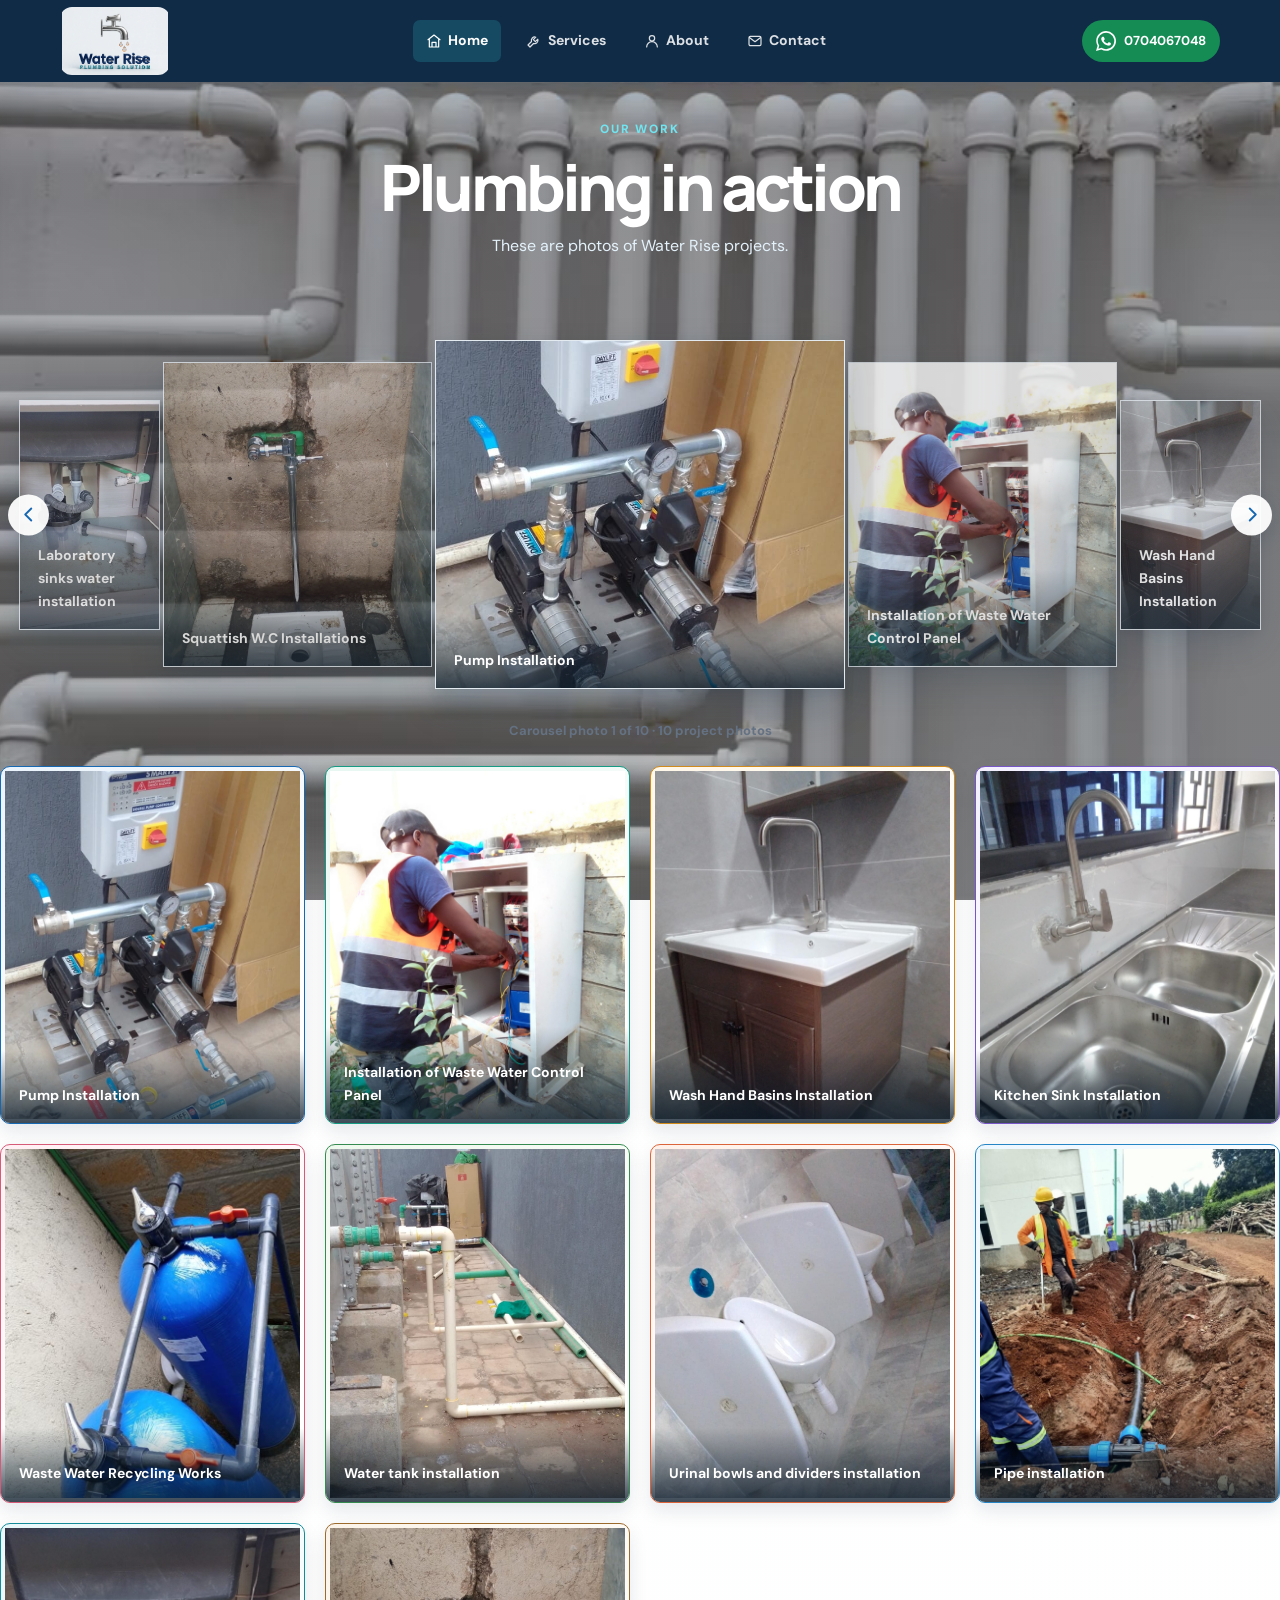
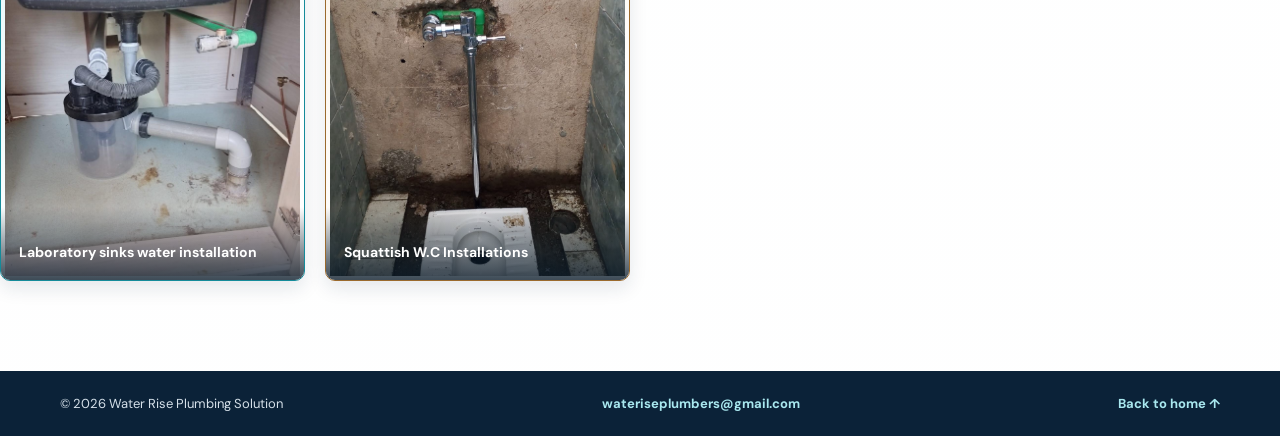
<file: index.html>
<!DOCTYPE html>
<html lang="en">
<head>
    <meta charset="UTF-8">
    <meta name="viewport" content="width=device-width, initial-scale=1.0">
    <meta name="description" content="Water Rise Plumbing Solution provides water supply, sanitary installation, repairs, drainage, and plumbing services.">
    <title>Water Rise Plumbing Solutions/Home</title>
    <link rel="icon" type="image/png" href="logo%20background.png">
    <link rel="stylesheet" href="style.css">
</head>
<body class="home-page">
    <header class="site-header">
        <nav class="navigation" aria-label="Main navigation">
            <a class="nav-logo" href="index.html" aria-label="Water Rise Plumbing Solution home">
                <img src="logo%20background.png" alt="Water Rise Plumbing Solution">
            </a>
            <button class="nav-toggle" type="button" aria-expanded="false" aria-controls="primary-navigation" aria-label="Open navigation">
                <span></span>
                <span></span>
                <span></span>
            </button>
            <div class="nav-links" id="primary-navigation">
                <a class="nav-link active" href="index.html" aria-current="page"><svg viewBox="0 0 24 24" aria-hidden="true"><path d="m3 10 9-7 9 7M5 9v12h14V9M9 21v-7h6v7"/></svg><span>Home</span></a>
                <a class="nav-link" href="services.html"><svg viewBox="0 0 24 24" aria-hidden="true"><path d="M14.7 6.3a5 5 0 0 0-6.4 6.4L3 18l3 3 5.3-5.3a5 5 0 0 0 6.4-6.4L14 13l-3-3z"/></svg><span>Services</span></a>
                <a class="nav-link" href="about.html"><svg viewBox="0 0 24 24" aria-hidden="true"><circle cx="12" cy="8" r="4"/><path d="M4 21a8 8 0 0 1 16 0"/></svg><span>About</span></a>
                <a class="nav-link" href="contact.html"><svg viewBox="0 0 24 24" aria-hidden="true"><rect x="3" y="5" width="18" height="14" rx="2"/><path d="m4 7 8 6 8-6"/></svg><span>Contact</span></a>
            </div>
            <a class="whatsapp-link" href="https://wa.me/254704067048" target="_blank" rel="noopener noreferrer" aria-label="Chat with Water Rise on WhatsApp at 0704067048">
                <svg viewBox="0 0 24 24" aria-hidden="true"><path d="M20.5 3.5A11.8 11.8 0 0 0 12.1 0C5.6 0 .3 5.3.3 11.8c0 2.1.6 4.2 1.6 6L0 24l6.4-1.7a11.8 11.8 0 0 0 5.7 1.5h.1c6.5 0 11.8-5.3 11.8-11.8 0-3.2-1.2-6.2-3.5-8.5ZM12.1 21.8a9.9 9.9 0 0 1-5-1.4l-.4-.2-3.8 1 1-3.7-.3-.4a9.9 9.9 0 1 1 8.5 4.7Zm5.4-7.4c-.3-.2-1.7-.9-2-.9-.3-.1-.5-.2-.7.2-.2.3-.8.9-.9 1.1-.2.2-.3.2-.6.1-.3-.2-1.2-.4-2.3-1.4-.8-.7-1.4-1.6-1.5-1.9-.2-.3 0-.4.1-.6l.5-.5c.2-.2.2-.3.3-.5.1-.2 0-.4 0-.5 0-.2-.7-1.6-1-2.2-.2-.6-.5-.5-.7-.5h-.6c-.2 0-.5.1-.8.4-.3.3-1 1-1 2.4s1 2.7 1.1 2.9c.2.2 2 3.1 4.9 4.3.7.3 1.2.5 1.6.6.7.2 1.3.2 1.8.1.6-.1 1.7-.7 2-1.4.3-.7.3-1.3.2-1.4-.1-.1-.3-.2-.6-.4Z"/></svg>
                <span>0704067048</span>
            </a>
        </nav>
    </header>

    <main>
        <section class="work section-wrap">
            <div class="section-heading">
                <p class="eyebrow">OUR WORK</p>
                <h1 class="page-title">Plumbing in action</h1>
                <p>These are photos of Water Rise projects.</p>
            </div>
            <div class="work-copy">
                <p>Water Rise Plumbing Solution provides water supply, sanitary installation, drainage, repair, and maintenance services for homes and businesses.</p>
                <p>We aim to understand the job, explain the options, and carry out the work with care. From a plumbing repair to a new fixture installation, get in touch to discuss your needs.</p>
            </div>
            <div class="photo-gallery" data-gallery>
                <div class="gallery-carousel">
                    <button class="gallery-arrow gallery-previous" type="button" aria-label="Show previous photo">
                        <svg viewBox="0 0 24 24" aria-hidden="true" focusable="false"><path d="m15 4-8 8 8 8"/></svg>
                    </button>
                    <div class="gallery-track">
                        <figure class="gallery-slide" role="button" tabindex="0" aria-pressed="false" aria-label="Enlarge plumber with tools photo">
                            <img src="images/work-01.jpg" alt="Plumber wearing safety gear and holding a pipe wrench" width="1400" height="2100">
                            <figcaption>Pump Installation</figcaption>
                        </figure>
                        <figure class="gallery-slide" role="button" tabindex="0" aria-pressed="false" aria-label="Enlarge plumbing tools photo">
                            <img src="images/work-02.jpg" alt="Close-up of a pipe wrench" width="1400" height="2100" loading="lazy">
                            <figcaption>Installation of Waste Water Control Panel</figcaption>
                        </figure>
                        <figure class="gallery-slide" role="button" tabindex="0" aria-pressed="false" aria-label="Enlarge plumber at work photo">
                            <img src="images/work-03.jpg" alt="Plumber wearing protective gear, ready for work" width="1400" height="2100" loading="lazy">
                            <figcaption>Wash Hand Basins Installation</figcaption>
                        </figure>
                        <figure class="gallery-slide" role="button" tabindex="0" aria-pressed="false" aria-label="Enlarge plumber with a wrench photo">
                            <img src="images/work-04.jpg" alt="Construction worker wearing safety gear and holding a wrench" width="1400" height="2100" loading="lazy">
                            <figcaption>Kitchen Sink Installation</figcaption>
                        </figure>
                        <figure class="gallery-slide" role="button" tabindex="0" aria-pressed="false" aria-label="Enlarge boiler maintenance photo">
                            <img src="images/work-05.jpg" alt="Technician adjusting a boiler system" width="1400" height="933" loading="lazy">
                            <figcaption>Waste Water Recycling Works</figcaption>
                        </figure>
                        <figure class="gallery-slide" role="button" tabindex="0" aria-pressed="false" aria-label="Enlarge water pump service photo">
                            <img src="images/work-06.jpg" alt="Technician working on a water pump" width="1400" height="2100" loading="lazy">
                            <figcaption>Water tank installation</figcaption>
                        </figure>
                        <figure class="gallery-slide" role="button" tabindex="0" aria-pressed="false" aria-label="Enlarge pipe repair photo">
                            <img src="images/work-07.jpg" alt="Plumber repairing a pipe with a wrench indoors" width="1400" height="2100" loading="lazy">
                            <figcaption>Urinal bowls and dividers installation</figcaption>
                        </figure>
                        <figure class="gallery-slide" role="button" tabindex="0" aria-pressed="false" aria-label="Enlarge pipe installation photo">
                            <img src="images/work-08.jpg" alt="Hands fitting pipework beneath a fixture" width="1400" height="933" loading="lazy">
                            <figcaption>Pipe installation</figcaption>
                        </figure>
                        <figure class="gallery-slide" role="button" tabindex="0" aria-pressed="false" aria-label="Enlarge water pipework photo">
                            <img src="images/work-09.jpg" alt="Worker assembling a water pipe outdoors" width="1400" height="2100" loading="lazy">
                            <figcaption>Laboratory sinks water installation</figcaption>
                        </figure>
                        <figure class="gallery-slide" role="button" tabindex="0" aria-pressed="false" aria-label="Enlarge pipes and valves photo">
                            <img src="images/work-10.jpg" alt="Industrial pipes fitted with colorful valves" width="1400" height="933" loading="lazy">
                            <figcaption>Squattish W.C Installations</figcaption>
                        </figure>
                    </div>
                    <button class="gallery-arrow gallery-next" type="button" aria-label="Show next photo">
                        <svg viewBox="0 0 24 24" aria-hidden="true" focusable="false"><path d="m9 4 8 8-8 8"/></svg>
                    </button>
                </div>
            </div>
            <p class="gallery-count" data-gallery-count aria-live="polite">Carousel photo 1 of 10 · 10 project photos</p>
        </section>
    </main>

    <footer class="site-footer">
        <section class="home-contact-details" aria-labelledby="home-contact-heading">
            <h2 id="home-contact-heading">Contact Water Rise</h2>
            <a href="tel:0704067048"><span>Call</span>0704067048</a>
            <a href="mailto:wateriseplumbers@gmail.com"><span>Email</span>wateriseplumbers@gmail.com</a>
            <a href="https://www.facebook.com/profile.php?id=61596037216052&amp;mibextid=rS40aB7S9Ucbxw6v" target="_blank" rel="noopener noreferrer">Facebook</a>
            <a href="https://www.instagram.com/waterrise/" target="_blank" rel="noopener noreferrer">Instagram</a>
        </section>
        <p>© <span id="year">2026</span> Water Rise Plumbing Solution</p>
        <a class="home-footer-email" href="mailto:wateriseplumbers@gmail.com">wateriseplumbers@gmail.com</a>
        <a href="index.html">Back to home ↑</a>
    </footer>
    <script src="nav.js" defer></script>
    <script src="gallery.js" defer></script>
</body>
</html>
</file>
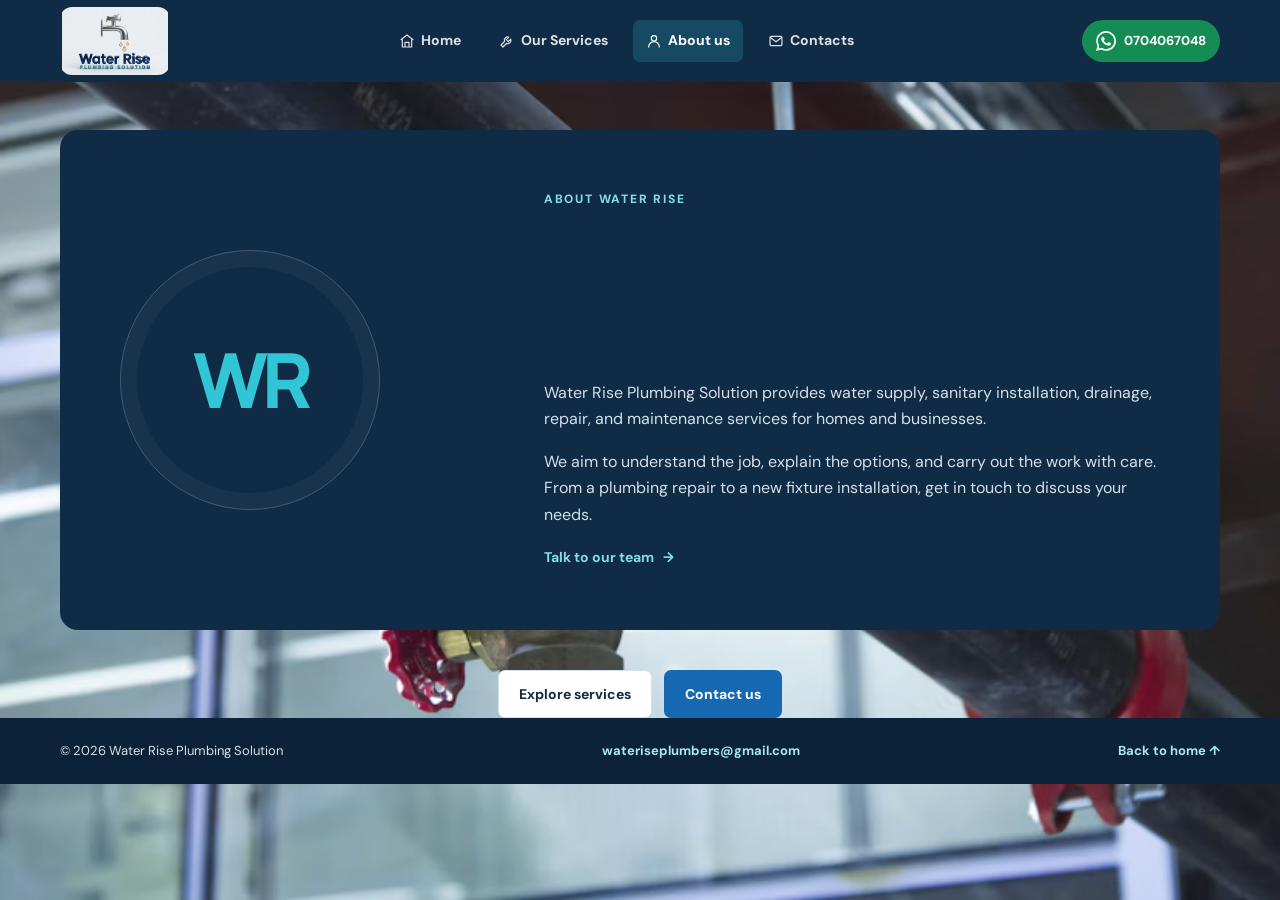
<file: about.html>
<!DOCTYPE html>
<html lang="en">
<head>
    <meta charset="UTF-8">
    <meta name="viewport" content="width=device-width, initial-scale=1.0">
    <meta name="description" content="Learn about Water Rise Plumbing Solution and our plumbing services.">
    <title>About Us/Water Rise Plumbing Solution</title>
    <link rel="icon" type="image/png" href="logo%20background.png">
    <link rel="stylesheet" href="style.css">
</head>
<body class="about-page-body">
    <header class="site-header">
        <nav class="navigation" aria-label="Main navigation">
            <a class="nav-logo" href="index.html" aria-label="Water Rise Plumbing Solution home">
                <img src="logo%20background.png" alt="Water Rise Plumbing Solution">
            </a>
            <button class="nav-toggle" type="button" aria-expanded="false" aria-controls="primary-navigation" aria-label="Open navigation">
                <span></span>
                <span></span>
                <span></span>
            </button>
            <div class="nav-links" id="primary-navigation">
                <a class="nav-link" href="index.html"><svg viewBox="0 0 24 24" aria-hidden="true"><path d="m3 10 9-7 9 7M5 9v12h14V9M9 21v-7h6v7"/></svg><span>Home</span></a>
                <a class="nav-link" href="services.html"><svg viewBox="0 0 24 24" aria-hidden="true"><path d="M14.7 6.3a5 5 0 0 0-6.4 6.4L3 18l3 3 5.3-5.3a5 5 0 0 0 6.4-6.4L14 13l-3-3z"/></svg><span>Our Services</span></a>
                <a class="nav-link active" href="about.html" aria-current="page"><svg viewBox="0 0 24 24" aria-hidden="true"><circle cx="12" cy="8" r="4"/><path d="M4 21a8 8 0 0 1 16 0"/></svg><span>About us</span></a>
                <a class="nav-link" href="contact.html"><svg viewBox="0 0 24 24" aria-hidden="true"><rect x="3" y="5" width="18" height="14" rx="2"/><path d="m4 7 8 6 8-6"/></svg><span>Contacts</span></a>
            </div>
            <a class="whatsapp-link" href="https://wa.me/254704067048" target="_blank" rel="noopener noreferrer" aria-label="Chat with Water Rise on WhatsApp at 0704067048">
                <svg viewBox="0 0 24 24" aria-hidden="true"><path d="M20.5 3.5A11.8 11.8 0 0 0 12.1 0C5.6 0 .3 5.3.3 11.8c0 2.1.6 4.2 1.6 6L0 24l6.4-1.7a11.8 11.8 0 0 0 5.7 1.5h.1c6.5 0 11.8-5.3 11.8-11.8 0-3.2-1.2-6.2-3.5-8.5ZM12.1 21.8a9.9 9.9 0 0 1-5-1.4l-.4-.2-3.8 1 1-3.7-.3-.4a9.9 9.9 0 1 1 8.5 4.7Zm5.4-7.4c-.3-.2-1.7-.9-2-.9-.3-.1-.5-.2-.7.2-.2.3-.8.9-.9 1.1-.2.2-.3.2-.6.1-.3-.2-1.2-.4-2.3-1.4-.8-.7-1.4-1.6-1.5-1.9-.2-.3 0-.4.1-.6l.5-.5c.2-.2.2-.3.3-.5.1-.2 0-.4 0-.5 0-.2-.7-1.6-1-2.2-.2-.6-.5-.5-.7-.5h-.6c-.2 0-.5.1-.8.4-.3.3-1 1-1 2.4s1 2.7 1.1 2.9c.2.2 2 3.1 4.9 4.3.7.3 1.2.5 1.6.6.7.2 1.3.2 1.8.1.6-.1 1.7-.7 2-1.4.3-.7.3-1.3.2-1.4-.1-.1-.3-.2-.6-.4Z"/></svg>
                <span>0704067048</span>
            </a>
        </nav>
    </header>

    <main>
        <section class="about section-wrap about-page">
            <div class="about-mark" aria-hidden="true">WR</div>
            <div class="about-content">
                <p class="eyebrow">ABOUT WATER RISE</p>
                <h1>Your plumbing, in capable hands</h1>
                <p>Water Rise Plumbing Solution provides water supply, sanitary installation, drainage, repair, and maintenance services for homes and businesses.</p>
                <p>We aim to understand the job, explain the options, and carry out the work with care. From a plumbing repair to a new fixture installation, get in touch to discuss your needs.</p>
                <a class="text-link" href="contact.html">Talk to our team <span aria-hidden="true">→</span></a>
            </div>
        </section>
        <div class="home-actions section-wrap">
            <a class="button button-secondary" href="services.html">Explore services</a>
            <a class="button button-primary" href="contact.html">Contact us</a>
        </div>
    </main>

    <footer class="site-footer">
        <p>© <span id="year">2026</span> Water Rise Plumbing Solution</p>
        <a href="mailto:wateriseplumbers@gmail.com">wateriseplumbers@gmail.com</a>
        <a href="index.html">Back to home ↑</a>
    </footer>
    <script src="nav.js" defer></script>
</body>
</html>
</file>
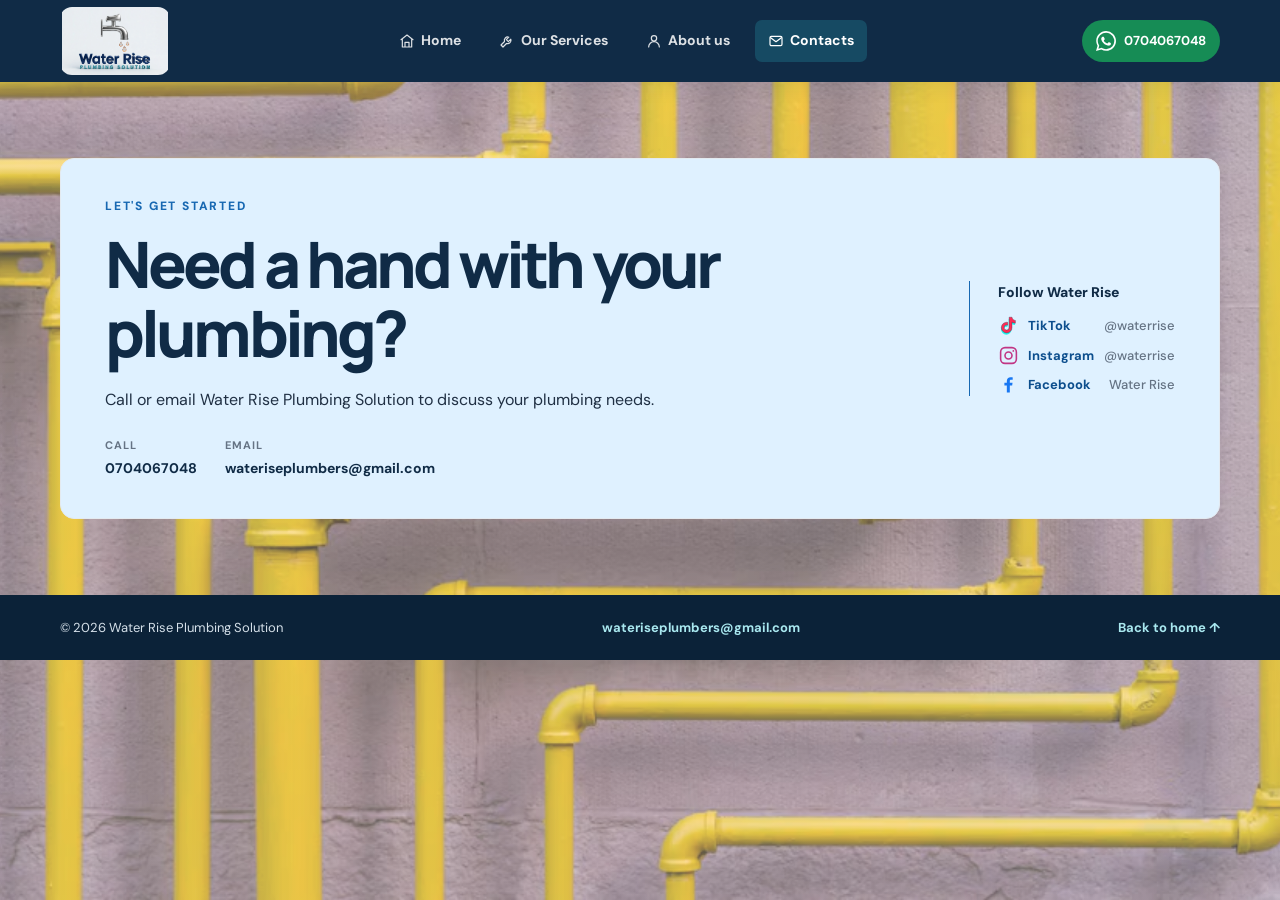
<file: contact.html>
<!DOCTYPE html>
<html lang="en">
<head>
    <meta charset="UTF-8">
    <meta name="viewport" content="width=device-width, initial-scale=1.0">
    <meta name="description" content="Contact Water Rise Plumbing Solution by phone, email, or social media.">
    <title>Contact Us | Water Rise Plumbing Solution</title>
    <link rel="icon" type="image/png" href="logo%20background.png">
    <link rel="stylesheet" href="style.css">
</head>
<body class="contact-page-body">
    <header class="site-header">
        <nav class="navigation" aria-label="Main navigation">
            <a class="nav-logo" href="index.html" aria-label="Water Rise Plumbing Solution home">
                <img src="logo%20background.png" alt="Water Rise Plumbing Solution">
            </a>
            <button class="nav-toggle" type="button" aria-expanded="false" aria-controls="primary-navigation" aria-label="Open navigation">
                <span></span>
                <span></span>
                <span></span>
            </button>
            <div class="nav-links" id="primary-navigation">
                <a class="nav-link" href="index.html"><svg viewBox="0 0 24 24" aria-hidden="true"><path d="m3 10 9-7 9 7M5 9v12h14V9M9 21v-7h6v7"/></svg><span>Home</span></a>
                <a class="nav-link" href="services.html"><svg viewBox="0 0 24 24" aria-hidden="true"><path d="M14.7 6.3a5 5 0 0 0-6.4 6.4L3 18l3 3 5.3-5.3a5 5 0 0 0 6.4-6.4L14 13l-3-3z"/></svg><span>Our Services</span></a>
                <a class="nav-link" href="about.html"><svg viewBox="0 0 24 24" aria-hidden="true"><circle cx="12" cy="8" r="4"/><path d="M4 21a8 8 0 0 1 16 0"/></svg><span>About us</span></a>
                <a class="nav-link active" href="contact.html" aria-current="page"><svg viewBox="0 0 24 24" aria-hidden="true"><rect x="3" y="5" width="18" height="14" rx="2"/><path d="m4 7 8 6 8-6"/></svg><span>Contacts</span></a>
            </div>
            <a class="whatsapp-link" href="https://wa.me/254704067048" target="_blank" rel="noopener noreferrer" aria-label="Chat with Water Rise on WhatsApp at 0704067048">
                <svg viewBox="0 0 24 24" aria-hidden="true"><path d="M20.5 3.5A11.8 11.8 0 0 0 12.1 0C5.6 0 .3 5.3.3 11.8c0 2.1.6 4.2 1.6 6L0 24l6.4-1.7a11.8 11.8 0 0 0 5.7 1.5h.1c6.5 0 11.8-5.3 11.8-11.8 0-3.2-1.2-6.2-3.5-8.5ZM12.1 21.8a9.9 9.9 0 0 1-5-1.4l-.4-.2-3.8 1 1-3.7-.3-.4a9.9 9.9 0 1 1 8.5 4.7Zm5.4-7.4c-.3-.2-1.7-.9-2-.9-.3-.1-.5-.2-.7.2-.2.3-.8.9-.9 1.1-.2.2-.3.2-.6.1-.3-.2-1.2-.4-2.3-1.4-.8-.7-1.4-1.6-1.5-1.9-.2-.3 0-.4.1-.6l.5-.5c.2-.2.2-.3.3-.5.1-.2 0-.4 0-.5 0-.2-.7-1.6-1-2.2-.2-.6-.5-.5-.7-.5h-.6c-.2 0-.5.1-.8.4-.3.3-1 1-1 2.4s1 2.7 1.1 2.9c.2.2 2 3.1 4.9 4.3.7.3 1.2.5 1.6.6.7.2 1.3.2 1.8.1.6-.1 1.7-.7 2-1.4.3-.7.3-1.3.2-1.4-.1-.1-.3-.2-.6-.4Z"/></svg>
                <span>0704067048</span>
            </a>
        </nav>
    </header>

    <main>
        <section class="contact section-wrap contact-page">
            <div class="contact-intro">
                <p class="eyebrow">LET'S GET STARTED</p>
                <h1>Need a hand with your plumbing?</h1>
                <p>Call or email Water Rise Plumbing Solution to discuss your plumbing needs.</p>
                <div class="contact-details">
                    <a href="tel:0704067048"><span>Call</span>0704067048</a>
                    <a href="mailto:wateriseplumbers@gmail.com"><span>Email</span>wateriseplumbers@gmail.com</a>
                </div>
            </div>
            <div class="social-links" aria-label="Social media">
                <p>Follow Water Rise</p>
                <a href="https://www.tiktok.com/@waterrise" target="_blank" rel="noopener noreferrer">
                    <span class="social-link-label">
                        <svg class="social-icon tiktok-icon" viewBox="0 0 24 24" aria-hidden="true" focusable="false">
                            <path class="tiktok-shadow" d="M16.6 3.5c.4 2.2 1.7 3.5 3.9 3.7v3.2a9 9 0 0 1-3.9-1.2v6.2a6.1 6.1 0 1 1-6.1-6.1c.4 0 .8 0 1.2.1v3.4a2.8 2.8 0 1 0 1.6 2.6V3.5z"/>
                            <path class="tiktok-mark" d="M16 2.5c.4 2.2 1.7 3.5 3.9 3.7v3.2A9 9 0 0 1 16 8.2v6.2a6.1 6.1 0 1 1-6.1-6.1c.4 0 .8 0 1.2.1v3.4a2.8 2.8 0 1 0 1.6 2.6V2.5z"/>
                        </svg>
                        <span class="social-name">TikTok</span>
                    </span>
                    <span>@waterrise</span>
                </a>
                <a href="https://www.instagram.com/waterrise/" target="_blank" rel="noopener noreferrer">
                    <span class="social-link-label">
                        <svg class="social-icon instagram-icon" viewBox="0 0 24 24" aria-hidden="true" focusable="false">
                            <rect x="3" y="3" width="18" height="18" rx="5"/>
                            <circle cx="12" cy="12" r="4"/>
                            <circle class="instagram-dot" cx="17.5" cy="6.8" r="1"/>
                        </svg>
                        <span class="social-name">Instagram</span>
                    </span>
                    <span>@waterrise</span>
                </a>
                <a href="https://www.facebook.com/profile.php?id=61596037216052&amp;mibextid=rS40aB7S9Ucbxw6v" target="_blank" rel="noopener noreferrer">
                    <span class="social-link-label">
                        <svg class="social-icon facebook-icon" viewBox="0 0 24 24" aria-hidden="true" focusable="false">
                            <path d="M13.5 21v-8h2.7l.4-3h-3.1V8.1c0-.9.3-1.5 1.6-1.5h1.7V3.9c-.3 0-1.3-.1-2.5-.1-2.5 0-4.2 1.5-4.2 4.3V10H7.3v3h2.8v8z"/>
                        </svg>
                        <span class="social-name">Facebook</span>
                    </span>
                    <span>Water Rise</span>
                </a>
            </div>
        </section>
    </main>

    <footer class="site-footer">
        <p>© <span id="year">2026</span> Water Rise Plumbing Solution</p>
        <a href="mailto:wateriseplumbers@gmail.com">wateriseplumbers@gmail.com</a>
        <a href="index.html">Back to home ↑</a>
    </footer>
    <script src="nav.js" defer></script>
</body>
</html>
</file>
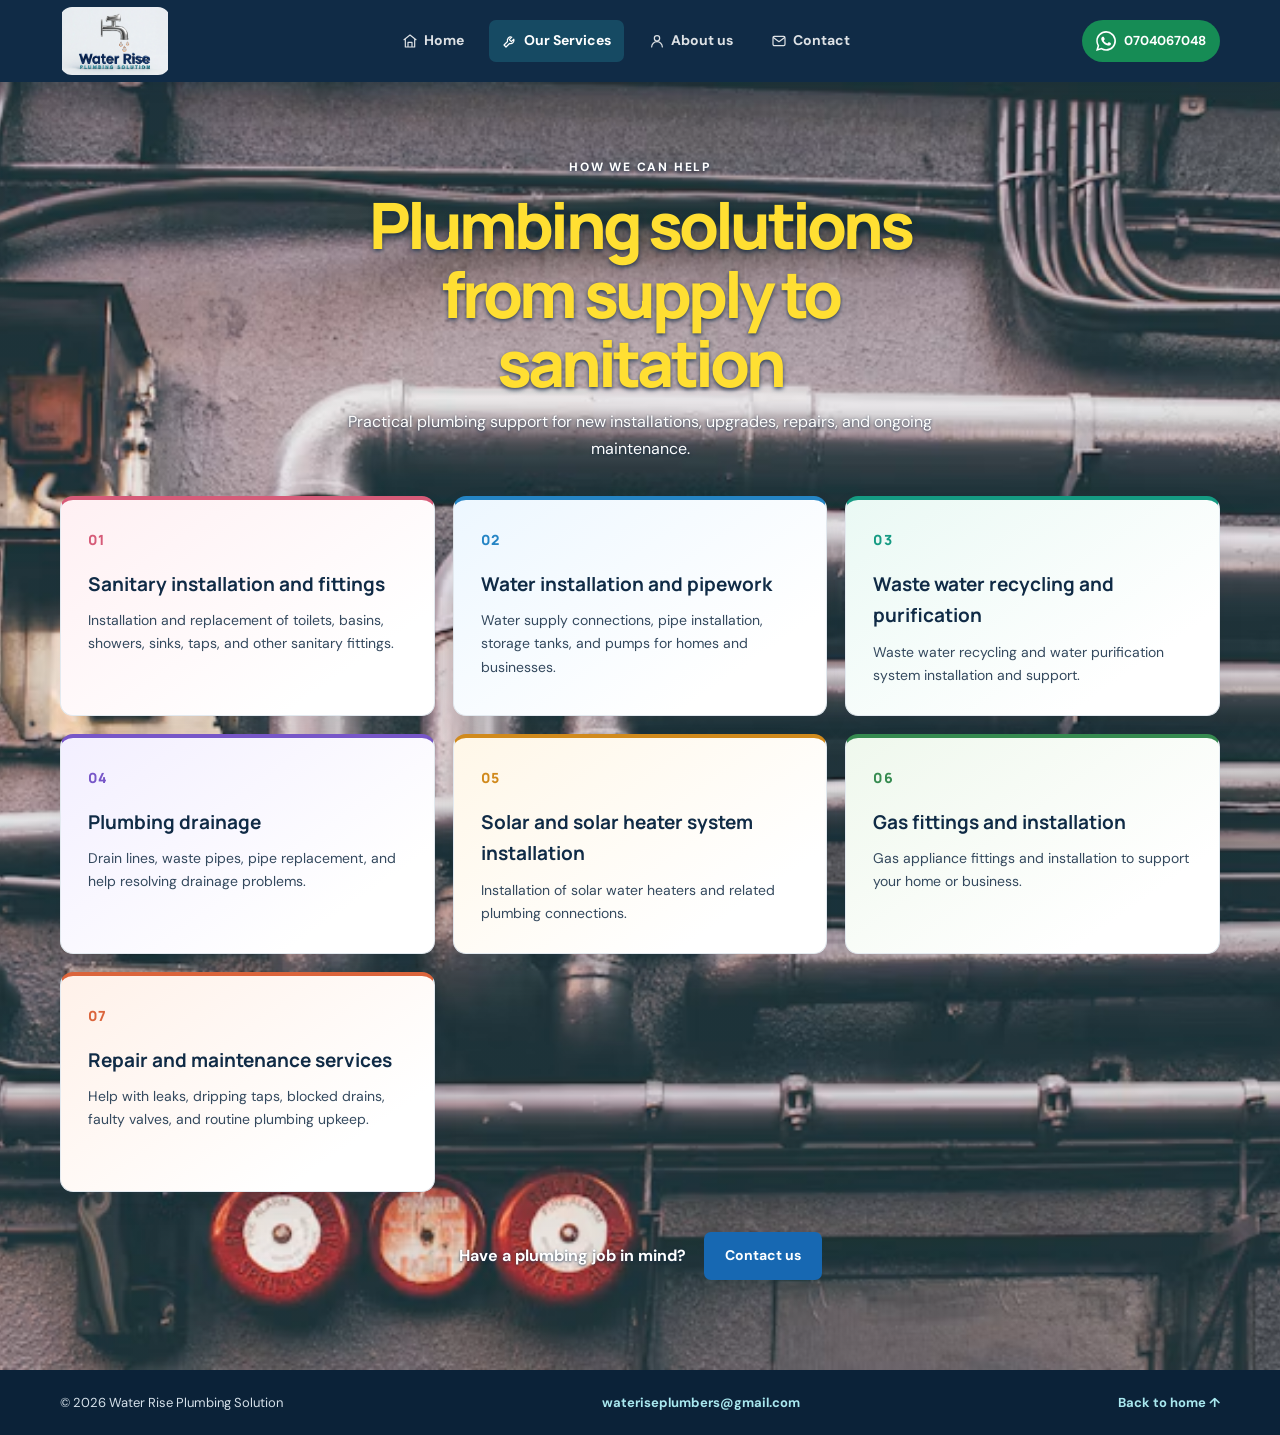
<file: services.html>
<!DOCTYPE html>
<html lang="en">
<head>
    <meta charset="UTF-8">
    <meta name="viewport" content="width=device-width, initial-scale=1.0">
    <meta name="description" content="Explore water supply, sanitary installation, drainage, repair, and maintenance services from Water Rise Plumbing Solution.">
    <title>Our Services/Water Rise Plumbing Solution</title>
    <link rel="icon" type="image/png" href="logo%20background.png">
    <link rel="stylesheet" href="style.css">
</head>
<body>
    <header class="site-header">
        <nav class="navigation" aria-label="Main navigation">
            <a class="nav-logo" href="index.html" aria-label="Water Rise Plumbing Solution home">
                <img src="logo%20background.png" alt="Water Rise Plumbing Solution">
            </a>
            <button class="nav-toggle" type="button" aria-expanded="false" aria-controls="primary-navigation" aria-label="Open navigation">
                <span></span>
                <span></span>
                <span></span>
            </button>
            <div class="nav-links" id="primary-navigation">
                <a class="nav-link" href="index.html"><svg viewBox="0 0 24 24" aria-hidden="true"><path d="m3 10 9-7 9 7M5 9v12h14V9M9 21v-7h6v7"/></svg><span>Home</span></a>
                <a class="nav-link active" href="services.html" aria-current="page"><svg viewBox="0 0 24 24" aria-hidden="true"><path d="M14.7 6.3a5 5 0 0 0-6.4 6.4L3 18l3 3 5.3-5.3a5 5 0 0 0 6.4-6.4L14 13l-3-3z"/></svg><span>Our Services</span></a>
                <a class="nav-link" href="about.html"><svg viewBox="0 0 24 24" aria-hidden="true"><circle cx="12" cy="8" r="4"/><path d="M4 21a8 8 0 0 1 16 0"/></svg><span>About us</span></a>
                <a class="nav-link" href="contact.html"><svg viewBox="0 0 24 24" aria-hidden="true"><rect x="3" y="5" width="18" height="14" rx="2"/><path d="m4 7 8 6 8-6"/></svg><span>Contact</span></a>
            </div>
            <a class="whatsapp-link" href="https://wa.me/254704067048" target="_blank" rel="noopener noreferrer" aria-label="Chat with Water Rise on WhatsApp at 0704067048">
                <svg viewBox="0 0 24 24" aria-hidden="true"><path d="M20.5 3.5A11.8 11.8 0 0 0 12.1 0C5.6 0 .3 5.3.3 11.8c0 2.1.6 4.2 1.6 6L0 24l6.4-1.7a11.8 11.8 0 0 0 5.7 1.5h.1c6.5 0 11.8-5.3 11.8-11.8 0-3.2-1.2-6.2-3.5-8.5ZM12.1 21.8a9.9 9.9 0 0 1-5-1.4l-.4-.2-3.8 1 1-3.7-.3-.4a9.9 9.9 0 1 1 8.5 4.7Zm5.4-7.4c-.3-.2-1.7-.9-2-.9-.3-.1-.5-.2-.7.2-.2.3-.8.9-.9 1.1-.2.2-.3.2-.6.1-.3-.2-1.2-.4-2.3-1.4-.8-.7-1.4-1.6-1.5-1.9-.2-.3 0-.4.1-.6l.5-.5c.2-.2.2-.3.3-.5.1-.2 0-.4 0-.5 0-.2-.7-1.6-1-2.2-.2-.6-.5-.5-.7-.5h-.6c-.2 0-.5.1-.8.4-.3.3-1 1-1 2.4s1 2.7 1.1 2.9c.2.2 2 3.1 4.9 4.3.7.3 1.2.5 1.6.6.7.2 1.3.2 1.8.1.6-.1 1.7-.7 2-1.4.3-.7.3-1.3.2-1.4-.1-.1-.3-.2-.6-.4Z"/></svg>
                <span>0704067048</span>
            </a>
        </nav>
    </header>

    <main>
        <section class="services section-wrap">
            <div class="section-heading">
                <p class="eyebrow">HOW WE CAN HELP</p>
                <h1 class="page-title">Plumbing solutions from supply to sanitation</h1>
                <p>Practical plumbing support for new installations, upgrades, repairs, and ongoing maintenance.</p>
            </div>
            <div class="service-grid">
                <article class="service-card">
                    <span class="service-number">01</span>
                    <h3>Sanitary installation and fittings</h3>
                    <p>Installation and replacement of toilets, basins, showers, sinks, taps, and other sanitary fittings.</p>
                </article>
                <article class="service-card">
                    <span class="service-number">02</span>
                    <h3>Water installation and pipework</h3>
                    <p>Water supply connections, pipe installation, storage tanks, and pumps for homes and businesses.</p>
                </article>
                <article class="service-card">
                    <span class="service-number">03</span>
                    <h3>Waste water recycling and purification</h3>
                    <p>Waste water recycling and water purification system installation and support.</p>
                </article>
                <article class="service-card">
                    <span class="service-number">04</span>
                    <h3>Plumbing drainage</h3>
                    <p>Drain lines, waste pipes, pipe replacement, and help resolving drainage problems.</p>
                </article>
                <article class="service-card">
                    <span class="service-number">05</span>
                    <h3>Solar and solar heater system installation</h3>
                    <p>Installation of solar water heaters and related plumbing connections.</p>
                </article>
                <article class="service-card">
                    <span class="service-number">06</span>
                    <h3>Gas fittings and installation</h3>
                    <p>Gas appliance fittings and installation to support your home or business.</p>
                </article>
                <article class="service-card">
                    <span class="service-number">07</span>
                    <h3>Repair and maintenance services</h3>
                    <p>Help with leaks, dripping taps, blocked drains, faulty valves, and routine plumbing upkeep.</p>
                </article>
            </div>
            <div class="page-cta">
                <p>Have a plumbing job in mind?</p>
                <a class="button button-primary" href="contact.html">Contact us</a>
            </div>
        </section>
    </main>

    <footer class="site-footer">
        <p>© <span id="year">2026</span> Water Rise Plumbing Solution</p>
        <a href="mailto:wateriseplumbers@gmail.com">wateriseplumbers@gmail.com</a>
        <a href="index.html">Back to home ↑</a>
    </footer>
    <script src="nav.js" defer></script>
</body>
</html>
</file>
<file: style.css>
@import url('https://fonts.googleapis.com/css2?family=DM+Sans:wght@400;500;600;700&family=Manrope:wght@500;600;700;800&display=swap');

:root {
    --navy: #102b46;
    --blue: #1768b2;
    --blue-dark: #0c4e8d;
    --cyan: #31c5d6;
    --ink: #203044;
    --muted: #657384;
    --pale: #f3f6f7;
    --white: #fff;
}

* {
    box-sizing: border-box;
}

html {
    scroll-behavior: smooth;
    scroll-padding-top: 96px;
}

body {
    min-width: 320px;
    margin: 0;
    color: var(--ink);
    background: var(--pale);
    font-family: "DM Sans", "Segoe UI", sans-serif;
    line-height: 1.65;
}

body.home-page {
    background:
        linear-gradient(rgba(243, 246, 247, .08), rgba(243, 246, 247, .08)),
        url("images/home-background.png") center / cover fixed;
}

body.contact-page-body {
    background:
        linear-gradient(rgba(243, 246, 247, .28), rgba(243, 246, 247, .28)),
        url("images/contact-background.png") center / cover fixed;
}

body.about-page-body {
    background:
        linear-gradient(rgba(243, 246, 247, .06), rgba(243, 246, 247, .06)),
        url("images/about-background.png") center / cover fixed;
}

a {
    color: inherit;
}

.site-header {
    position: sticky;
    z-index: 10;
    top: 0;
    background: var(--navy);
    box-shadow: 0 4px 20px rgba(16, 43, 70, .08);
    backdrop-filter: blur(12px);
}

.navigation {
    width: min(1160px, calc(100% - 48px));
    min-height: 82px;
    margin: 0 auto;
    display: grid;
    grid-template-columns: 110px 1fr auto;
    align-items: center;
    gap: 24px;
}

.nav-links {
    display: flex;
    align-items: center;
    justify-content: center;
    gap: 12px;
}

.nav-toggle {
    display: none;
    width: 42px;
    height: 42px;
    align-items: center;
    justify-content: center;
    flex-direction: column;
    gap: 4px;
    padding: 0;
    border: 1px solid rgba(255, 255, 255, .35);
    border-radius: 8px;
    color: var(--white);
    background: transparent;
    cursor: pointer;
}

.nav-toggle span {
    display: block;
    width: 20px;
    height: 2px;
    border-radius: 999px;
    background: currentColor;
}

.nav-toggle:hover,
.nav-toggle:focus-visible {
    background: rgba(49, 197, 214, .2);
}

.nav-toggle:focus-visible {
    outline: 3px solid var(--cyan);
    outline-offset: 3px;
}

.nav-link {
    display: inline-flex;
    align-items: center;
    gap: 6px;
    padding: 9px 13px;
    border-radius: 7px;
    color: rgba(255, 255, 255, .86);
    font-size: 14px;
    font-weight: 700;
    text-decoration: none;
    transition: color .2s ease, background .2s ease;
}

.nav-link svg {
    width: 16px;
    height: 16px;
    fill: none;
    stroke: currentColor;
    stroke-linecap: round;
    stroke-linejoin: round;
    stroke-width: 1.8;
}

.nav-link:hover,
.nav-link.active {
    color: var(--white);
    background: rgba(49, 197, 214, .2);
}

.nav-logo {
    display: flex;
    width: 110px;
    height: 68px;
    align-items: center;
    justify-content: center;
}

.whatsapp-link {
    display: inline-flex;
    min-height: 42px;
    align-items: center;
    justify-content: center;
    gap: 8px;
    padding: 0 14px;
    border-radius: 24px;
    color: var(--white);
    background: #168c55;
    font-size: 13px;
    font-weight: 700;
    text-decoration: none;
    transition: background .2s ease, transform .2s ease;
}

.whatsapp-link:hover {
    background: #107346;
    transform: translateY(-1px);
}

.whatsapp-link:focus-visible {
    outline: 3px solid var(--cyan);
    outline-offset: 3px;
}

.whatsapp-link svg {
    width: 20px;
    height: 20px;
    fill: currentColor;
}

.nav-logo img {
    display: block;
    width: 100%;
    height: 100%;
    border-radius: 12px;
    object-fit: contain;
}

.hero {
    width: min(1160px, calc(100% - 48px));
    min-height: 570px;
    margin: 0 auto;
    display: grid;
    align-items: center;
    padding: 48px 0 68px;
}

.hero-content {
    position: relative;
    z-index: 1;
    width: min(620px, 100%);
    padding: 38px;
    border: 1px solid rgba(255, 255, 255, .75);
    border-radius: 20px;
    background: rgba(255, 255, 255, .88);
    box-shadow: 0 18px 55px rgba(16, 43, 70, .09);
    backdrop-filter: blur(5px);
}

.eyebrow {
    margin: 0 0 12px;
    color: var(--blue);
    font-size: 12px;
    font-weight: 800;
    letter-spacing: .15em;
}

h1,
h2,
h3,
p {
    margin-top: 0;
}

h1,
h2,
h3 {
    color: var(--navy);
    font-family: "Manrope", "Segoe UI", sans-serif;
}

h1 {
    margin-bottom: 20px;
    font-size: clamp(2.6rem, 5vw, 4.3rem);
    font-weight: 800;
    letter-spacing: -.06em;
    line-height: 1.08;
}

h1 span {
    color: var(--blue);
}

.hero-description {
    max-width: 450px;
    margin-bottom: 26px;
    color: var(--muted);
    font-size: 17px;
}

.hero-actions {
    display: flex;
    flex-wrap: wrap;
    gap: 12px;
}

.button {
    display: inline-flex;
    min-height: 48px;
    align-items: center;
    justify-content: center;
    padding: 0 20px;
    border: 1px solid transparent;
    border-radius: 7px;
    font-size: 14px;
    font-weight: 700;
    text-decoration: none;
    transition: background .2s ease, transform .2s ease;
}

.button:hover {
    transform: translateY(-2px);
}

.button-primary {
    color: var(--white);
    background: var(--blue);
}

.button-primary:hover {
    background: var(--blue-dark);
}

.button-secondary {
    border-color: #d7e1e9;
    color: var(--navy);
    background: var(--white);
}

.button-secondary:hover {
    background: #edf5fb;
}

.section-wrap {
    width: min(1160px, calc(100% - 48px));
    margin: 0 auto;
}

.page-title {
    margin-bottom: 12px;
}

.home-intro {
    padding: 18px 0 90px;
}

.home-actions {
    display: flex;
    flex-wrap: wrap;
    justify-content: center;
    gap: 12px;
}

.page-cta {
    display: flex;
    align-items: center;
    justify-content: center;
    flex-wrap: wrap;
    gap: 18px;
    margin-top: 40px;
}

.page-cta p {
    margin: 0;
    color: var(--navy);
    font-weight: 700;
}

.services .page-cta p {
    color: #fff;
    text-shadow: 0 1px 3px rgba(16, 43, 70, .8);
}

.services {
    padding: 76px 0 90px;
    background:
        linear-gradient(rgba(243, 246, 247, .08), rgba(243, 246, 247, .08)),
        url("images/services-background.png") center / cover no-repeat;
    border-radius: 18px;
}

.services.section-wrap {
    width: 100%;
    padding-right: max(24px, calc((100% - 1160px) / 2));
    padding-left: max(24px, calc((100% - 1160px) / 2));
    border-radius: 0;
}

.section-heading {
    max-width: 620px;
    margin: 0 auto 34px;
    text-align: center;
}

.section-heading h2,
.about h2,
.contact h2 {
    margin-bottom: 12px;
    font-size: clamp(1.9rem, 3.5vw, 2.7rem);
    font-weight: 800;
    letter-spacing: -.045em;
    line-height: 1.15;
}

.section-heading > p:last-child,
.about-content > p:not(.eyebrow),
.contact > div > p:last-child {
    color: var(--muted);
}

.services .section-heading > p:last-child {
    color: #fff;
    text-shadow: 0 1px 3px rgba(16, 43, 70, .8);
}

.services .service-card p {
    color: #34495e;
}

.services .section-heading .eyebrow {
    color: #fff;
    text-shadow: 0 2px 4px rgba(16, 43, 70, .8);
}

.services .section-heading h1 {
    color: #ffdf32;
    text-shadow: 0 2px 4px rgba(16, 43, 70, .8);
}

.services .service-card h3 {
    color: #102b46;
}

.service-grid {
    display: grid;
    grid-template-columns: repeat(3, 1fr);
    gap: 18px;
}

.service-card {
    min-height: 220px;
    padding: 27px;
    border: 1px solid #e3eaf0;
    border-top: 4px solid var(--service-accent);
    border-radius: 13px;
    background: linear-gradient(145deg, var(--service-tint), #fff 78%);
    box-shadow: 0 12px 30px rgba(16, 43, 70, .05);
    transition: transform .2s ease, box-shadow .2s ease;
}

.service-card:hover {
    transform: translateY(-4px);
    box-shadow: 0 16px 34px rgba(16, 43, 70, .12);
}

.service-card:nth-child(1) {
    --service-accent: #d65b78;
    --service-tint: #fff0f3;
}

.service-card:nth-child(2) {
    --service-accent: #2585c5;
    --service-tint: #edf7ff;
}

.service-card:nth-child(3) {
    --service-accent: #159b83;
    --service-tint: #eaf9f4;
}

.service-card:nth-child(4) {
    --service-accent: #7756c8;
    --service-tint: #f3efff;
}

.service-card:nth-child(5) {
    --service-accent: #d18a1c;
    --service-tint: #fff7e8;
}

.service-card:nth-child(6) {
    --service-accent: #368b50;
    --service-tint: #eff8ed;
}

.service-card:nth-child(7) {
    --service-accent: #db643b;
    --service-tint: #fff1e9;
}

.service-number {
    display: inline-block;
    margin-bottom: 18px;
    color: var(--service-accent);
    font-family: "Manrope", "Segoe UI", sans-serif;
    font-size: 14px;
    font-weight: 800;
    letter-spacing: .1em;
}

.service-card h3 {
    margin-bottom: 9px;
    font-size: 19px;
}

.service-card p {
    margin-bottom: 0;
    color: var(--muted);
    font-size: 14px;
}

.work {
    padding: 18px 0 90px;
}

.work.section-wrap {
    width: 100%;
}

.work > .section-heading {
    width: min(620px, calc(100% - 48px));
    padding: 20px 24px;
    margin-right: auto;
    margin-left: auto;
    border-radius: 14px;
}

.work > .section-heading .eyebrow {
    color: #70e4ef;
}

.work > .section-heading h1 {
    color: #fff;
}

.work > .section-heading > p:last-child {
    color: #e4f2fb;
}

.work-copy {
    display: none;
    width: min(720px, calc(100% - 48px));
    margin: 0 auto 28px;
    color: #e4f2fb;
}

.work-copy p {
    margin-bottom: 12px;
}

.work-copy p:last-child {
    margin-bottom: 0;
}

.photo-gallery {
    width: 100%;
    margin: 0;
}

.gallery-carousel {
    position: relative;
}

.gallery-track {
    display: grid;
    grid-template-columns: repeat(2, minmax(0, 1fr));
    align-items: center;
    gap: 20px;
}

.gallery-slide {
    position: relative;
    height: clamp(270px, 39vw, 465px);
    margin: 0;
    overflow: hidden;
    border-radius: 9px;
    border: 1px solid #e3eaf0;
    background: #fff;
    box-shadow: 0 16px 36px rgba(16, 43, 70, .2), 0 4px 10px rgba(16, 43, 70, .08);
}

.gallery-slide img {
    display: block;
    width: 100%;
    height: 100%;
    object-fit: cover;
}

.gallery-slide figcaption {
    position: absolute;
    right: 0;
    bottom: 0;
    left: 0;
    padding: 34px 18px 16px;
    color: var(--white);
    background: linear-gradient(transparent, rgba(7, 24, 39, .78));
    font-size: 14px;
    font-weight: 700;
}

.gallery-track.is-carousel {
    display: flex;
    justify-content: center;
    align-items: center;
    gap: clamp(2px, .25vw, 4px);
    min-height: 371px;
}

.gallery-track.is-carousel .gallery-slide {
    display: none;
    flex: 0 0 16%;
    height: clamp(180px, 21.4vw, 259px);
    border-radius: 0;
    opacity: .76;
    transition: opacity .25s ease, transform .25s ease;
}

.gallery-track.is-carousel .gallery-slide.is-visible {
    display: block;
}

.gallery-track.is-carousel .gallery-slide.is-outer {
    flex-basis: 11%;
    height: clamp(160px, 19vw, 230px);
}

.gallery-track.is-carousel .gallery-slide.is-adjacent {
    flex-basis: 21%;
    height: clamp(210px, 25vw, 305px);
}

.gallery-track.is-carousel .gallery-slide.is-current {
    z-index: 1;
    flex-basis: 32%;
    height: clamp(248px, 30.4vw, 349px);
    opacity: 1;
}

.gallery-secondary {
    display: grid;
    grid-template-columns: repeat(4, minmax(0, 1fr));
    gap: 20px;
    margin-top: 24px;
}

.gallery-secondary .gallery-slide {
    height: clamp(270px, 28vw, 390px);
    padding: 4px;
    border: 1px solid var(--photo-accent, #1768b2);
    border-radius: 10px;
    background: linear-gradient(145deg, var(--photo-wash, #eaf3fc), #fff 72%);
    box-shadow: 0 8px 18px rgba(16, 43, 70, .1);
    transition: transform .25s ease, box-shadow .25s ease;
}

.gallery-secondary .gallery-photo-1 {
    --photo-accent: #1768b2;
    --photo-wash: #eaf3fc;
}

.gallery-secondary .gallery-photo-2 {
    --photo-accent: #159b83;
    --photo-wash: #e8f7f2;
}

.gallery-secondary .gallery-photo-3 {
    --photo-accent: #d18a1c;
    --photo-wash: #fff7e8;
}

.gallery-secondary .gallery-photo-4 {
    --photo-accent: #7756c8;
    --photo-wash: #f3efff;
}

.gallery-secondary .gallery-photo-5 {
    --photo-accent: #d65b78;
    --photo-wash: #fff0f3;
}

.gallery-secondary .gallery-photo-6 {
    --photo-accent: #368b50;
    --photo-wash: #eff8ed;
}

.gallery-secondary .gallery-photo-7 {
    --photo-accent: #db643b;
    --photo-wash: #fff1e9;
}

.gallery-secondary .gallery-photo-8 {
    --photo-accent: #2585c5;
    --photo-wash: #edf7ff;
}

.gallery-secondary .gallery-photo-9 {
    --photo-accent: #158b9a;
    --photo-wash: #e8f8fa;
}

.gallery-secondary .gallery-photo-10 {
    --photo-accent: #9b6a2d;
    --photo-wash: #fbf3e8;
}

.gallery-secondary .gallery-slide[role="button"] {
    cursor: pointer;
}

.gallery-secondary .gallery-slide:focus-visible {
    outline: 3px solid var(--photo-accent, #1768b2);
    outline-offset: 3px;
}

.gallery-arrow {
    position: absolute;
    z-index: 2;
    top: 50%;
    display: grid;
    width: 41px;
    height: 41px;
    padding: 0;
    place-items: center;
    border: 0;
    border-radius: 50%;
    color: var(--blue);
    background: rgba(255, 255, 255, .94);
    box-shadow: 0 5px 22px rgba(16, 43, 70, .18);
    cursor: pointer;
    transform: translateY(-50%);
}

@media (hover: hover) and (pointer: fine) {
    .gallery-secondary .gallery-slide:hover {
        z-index: 1;
        transform: translateY(-6px) scale(1.04);
        box-shadow: 0 22px 42px rgba(16, 43, 70, .3), 0 5px 14px rgba(16, 43, 70, .12);
    }
}

.gallery-arrow:hover {
    color: var(--white);
    background: var(--blue);
}

.gallery-arrow:focus-visible {
    outline: 3px solid var(--cyan);
    outline-offset: 3px;
}

.gallery-arrow svg {
    width: 18px;
    height: 18px;
    fill: none;
    stroke: currentColor;
    stroke-linecap: round;
    stroke-linejoin: round;
    stroke-width: 2.5;
}

.gallery-previous {
    left: 8px;
}

.gallery-next {
    right: 8px;
}

.gallery-count {
    margin: 20px 0 0;
    color: var(--muted);
    font-size: 13px;
    font-weight: 700;
    text-align: center;
}

.gallery-slide[role="button"] {
    cursor: pointer;
    touch-action: manipulation;
}

.gallery-viewer,
.gallery-viewer[hidden] {
    position: fixed;
    z-index: 100;
    inset: 0;
    display: flex;
    align-items: center;
    justify-content: center;
    padding: 48px;
    background: rgba(5, 16, 28, .94);
}

.gallery-viewer[hidden] {
    display: none;
}

.gallery-viewer-open {
    overflow: hidden;
}

.viewer-figure {
    display: grid;
    max-width: min(100%, 1200px);
    max-height: 100%;
    justify-items: center;
    gap: 12px;
    margin: 0;
}

.viewer-image {
    display: block;
    width: auto;
    height: auto;
    max-width: 100%;
    max-height: calc(100vh - 120px);
    object-fit: contain;
    box-shadow: 0 18px 55px rgba(0, 0, 0, .45);
}

.viewer-caption {
    color: #fff;
    font-size: 15px;
    font-weight: 700;
    text-align: center;
}

.viewer-close,
.viewer-arrow {
    position: absolute;
    display: grid;
    width: 48px;
    height: 48px;
    padding: 0;
    place-items: center;
    border: 1px solid rgba(255, 255, 255, .45);
    border-radius: 50%;
    color: #fff;
    background: rgba(16, 43, 70, .8);
    cursor: pointer;
}

.viewer-close {
    top: 20px;
    right: 20px;
    font-size: 32px;
    line-height: 1;
}

.viewer-arrow {
    top: 50%;
    transform: translateY(-50%);
}

.viewer-previous {
    left: 20px;
}

.viewer-next {
    right: 20px;
}

.viewer-arrow svg {
    width: 22px;
    height: 22px;
    fill: none;
    stroke: currentColor;
    stroke-linecap: round;
    stroke-linejoin: round;
    stroke-width: 2.5;
}

.viewer-close:hover,
.viewer-arrow:hover {
    color: var(--navy);
    background: #fff;
}

.viewer-close:focus-visible,
.viewer-arrow:focus-visible {
    outline: 3px solid var(--cyan);
    outline-offset: 3px;
}

.about {
    display: grid;
    grid-template-columns: .75fr 1.25fr;
    align-items: center;
    gap: 54px;
    padding: 60px;
    border-radius: 18px;
    background: var(--navy);
}

.about-page {
    margin-top: 48px;
    margin-bottom: 40px;
}

.about-mark {
    display: grid;
    width: min(100%, 260px);
    aspect-ratio: 1;
    place-items: center;
    border: 1px solid rgba(255, 255, 255, .22);
    border-radius: 50%;
    color: var(--cyan);
    font-family: "Manrope", "Segoe UI", sans-serif;
    font-size: 76px;
    font-weight: 800;
    letter-spacing: -.08em;
    box-shadow: inset 0 0 0 16px rgba(255, 255, 255, .04);
}

.about .eyebrow {
    color: #83dce7;
}

.about h2 {
    color: var(--white);
}

.about-content > p:not(.eyebrow) {
    max-width: 620px;
    color: #d5e0e9;
}

.text-link {
    display: inline-flex;
    align-items: center;
    gap: 9px;
    color: #83dce7;
    font-size: 14px;
    font-weight: 700;
    text-decoration: none;
}

.text-link:hover {
    color: var(--white);
}

.contact {
    display: flex;
    align-items: center;
    justify-content: space-between;
    gap: 24px;
    margin-top: 76px;
    margin-bottom: 76px;
    padding: 38px 44px;
    border: 1px solid #e3eaf0;
    border-radius: 14px;
    background: #dff1ff;
}

.contact-page {
    min-height: 340px;
    margin-top: 76px;
    margin-bottom: 76px;
}

.contact h2 {
    margin-bottom: 8px;
    font-size: clamp(1.7rem, 3vw, 2.3rem);
}

.contact > div > p:last-child {
    margin-bottom: 0;
}

.contact-intro {
    flex: 1;
}

.contact-details {
    display: flex;
    flex-wrap: wrap;
    gap: 14px 28px;
    margin-top: 23px;
}

.contact-details a {
    display: grid;
    gap: 2px;
    color: var(--navy);
    font-size: 14px;
    font-weight: 700;
    text-decoration: none;
    overflow-wrap: anywhere;
}

.contact-details a:hover {
    color: var(--blue);
}

.contact-details span {
    color: var(--muted);
    font-size: 11px;
    font-weight: 700;
    letter-spacing: .1em;
    text-transform: uppercase;
}

.social-links {
    display: grid;
    flex: 0 0 205px;
    gap: 8px;
    padding-left: 28px;
    border-left: 1px solid var(--blue);
}

.social-links p {
    margin: 0 0 3px;
    color: var(--navy);
    font-size: 14px;
    font-weight: 800;
}

.social-links a {
    display: flex;
    align-items: center;
    justify-content: space-between;
    gap: 10px;
    color: var(--blue-dark);
    font-size: 13px;
    font-weight: 700;
    text-decoration: none;
}

.social-link-label {
    display: inline-flex;
    align-items: center;
    gap: 9px;
}

.social-icon {
    display: block;
    width: 21px;
    height: 21px;
    flex: 0 0 21px;
}

.tiktok-icon {
    fill: var(--navy);
}

.tiktok-shadow {
    fill: #25f4ee;
    transform: translate(-1px, 1px);
}

.tiktok-mark {
    fill: #fe2c55;
    stroke: var(--navy);
    stroke-linejoin: round;
    stroke-width: .35px;
}

.instagram-icon {
    fill: none;
    stroke: #c13584;
    stroke-linecap: round;
    stroke-linejoin: round;
    stroke-width: 1.8px;
}

.instagram-dot {
    fill: #c13584;
    stroke: none;
}

.facebook-icon {
    fill: #1877f2;
}

.social-name {
    color: var(--blue-dark) !important;
    font-weight: 700 !important;
}

.social-links a span {
    color: var(--muted);
    font-weight: 500;
}

.social-links a:hover {
    color: var(--cyan);
}

.site-footer {
    display: flex;
    align-items: center;
    justify-content: space-between;
    gap: 16px;
    padding: 22px max(24px, calc((100% - 1160px) / 2));
    color: #d5e0e9;
    background: #0b2238;
    font-size: 13px;
}

.site-footer p {
    margin: 0;
}

.site-footer a {
    color: #a9e8ef;
    font-weight: 700;
    text-decoration: none;
}

.home-contact-details {
    display: none;
}

@media (max-width: 760px) {
    html {
        scroll-padding-top: 82px;
    }

    .navigation {
        width: calc(100% - 28px);
        min-height: 0;
        grid-template-areas:
            "logo whatsapp toggle"
            "links links links";
        grid-template-columns: 1fr auto auto;
        gap: 4px 8px;
        padding: 6px 0 8px;
    }

    .nav-logo {
        grid-area: logo;
    }

    .nav-toggle {
        display: inline-flex;
        grid-area: toggle;
    }

    .nav-links {
        grid-area: links;
        display: none;
        width: min(190px, 100%);
        justify-self: end;
        flex-direction: column;
        align-items: stretch;
        gap: 4px;
        padding: 8px;
        border: 1px solid rgba(255, 255, 255, .16);
        border-radius: 12px;
        background: rgba(7, 24, 39, .94);
    }

    .navigation.is-open .nav-links {
        display: flex;
    }

    .nav-link {
        gap: 7px;
        justify-content: flex-start;
        padding: 8px 10px;
        font-size: 13px;
    }

    .nav-link svg {
        width: 14px;
        height: 14px;
    }

    .whatsapp-link {
        grid-area: whatsapp;
        min-height: 38px;
        gap: 5px;
        padding: 0 10px;
        font-size: 12px;
    }

    .whatsapp-link svg {
        width: 18px;
        height: 18px;
    }

    .nav-logo {
        width: 76px;
        height: 56px;
    }

    .hero {
        width: calc(100% - 28px);
        min-height: 0;
        padding: 30px 0 46px;
    }

    body.home-page {
        background-attachment: scroll;
    }

    body.contact-page-body {
        background-attachment: scroll;
    }

    body.about-page-body {
        background-attachment: scroll;
    }

    .hero-content {
        padding: 26px;
    }

    .section-wrap {
        width: calc(100% - 28px);
    }

    .services {
        padding: 48px 0 58px;
    }

    .services.section-wrap {
        padding-right: 14px;
        padding-left: 14px;
    }

    .home-intro {
        padding: 0 0 58px;
    }

    .service-grid {
        grid-template-columns: 1fr;
    }

    .work {
        padding: 0 0 58px;
    }

    .work-copy {
        display: block;
        text-align: center;
    }

    .work > .section-heading h1 {
        color: var(--blue);
    }

    .photo-gallery {
        width: calc(100% - 28px);
        margin-right: auto;
        margin-left: auto;
    }

    .gallery-secondary {
        display: none;
    }

    .service-card {
        min-height: 0;
    }

    .gallery-track,
    .gallery-track.is-carousel {
        display: grid;
        grid-template-columns: repeat(2, minmax(0, 1fr));
        gap: 14px;
        min-height: 0;
    }

    .gallery-track.is-carousel .gallery-slide,
    .gallery-track.is-carousel .gallery-slide.is-visible,
    .gallery-track.is-carousel .gallery-slide.is-current {
        display: block;
        width: 100%;
        max-width: none;
        height: auto;
        aspect-ratio: 4 / 5;
        flex: auto;
        opacity: 1;
        margin: 0;
    }

    .gallery-slide[role="button"] {
        cursor: pointer;
    }

    .gallery-slide:focus-visible {
        outline: 3px solid var(--blue);
        outline-offset: 4px;
    }

    .gallery-slide img {
        height: 100%;
        max-height: none;
        object-fit: cover;
    }

    .gallery-arrow {
        display: none;
    }

    .about {
        grid-template-columns: 1fr;
        gap: 26px;
        padding: 30px 25px;
    }

    .about-page {
        margin-top: 28px;
        margin-bottom: 28px;
    }

    .about-mark {
        width: 130px;
        font-size: 42px;
    }

    .contact {
        align-items: flex-start;
        flex-direction: column;
        margin-top: 48px;
        margin-bottom: 48px;
        padding: 28px 24px;
    }

    .contact-page {
        min-height: 0;
        margin-top: 48px;
        margin-bottom: 48px;
    }

    .contact-details {
        flex-direction: column;
        gap: 13px;
    }

    .social-links {
        width: 100%;
        flex-basis: auto;
        padding: 18px 0 0;
        border-top: 1px solid var(--blue);
        border-left: 0;
    }

    .site-footer {
        align-items: flex-start;
        flex-direction: column;
    }

    .home-contact-details {
        display: grid;
        width: 100%;
        gap: 8px;
        padding: 14px;
        border: 1px solid rgba(255, 255, 255, .18);
        border-radius: 10px;
        background: rgba(255, 255, 255, .04);
    }

    .home-contact-details h2 {
        margin: 0;
        color: var(--white);
        font-size: 16px;
    }

    .home-contact-details a {
        display: grid;
        color: #a9e8ef;
        overflow-wrap: anywhere;
    }

    .home-contact-details a span {
        color: #d5e0e9;
        font-size: 10px;
        letter-spacing: .1em;
        text-transform: uppercase;
    }

    .home-footer-email {
        display: none;
    }
}

@media (max-width: 380px) {
    .nav-link {
        padding-right: 3px;
        padding-left: 3px;
        font-size: 10px;
    }

    .nav-logo {
        flex-basis: 64px;
        width: 64px;
    }

}
</file>
